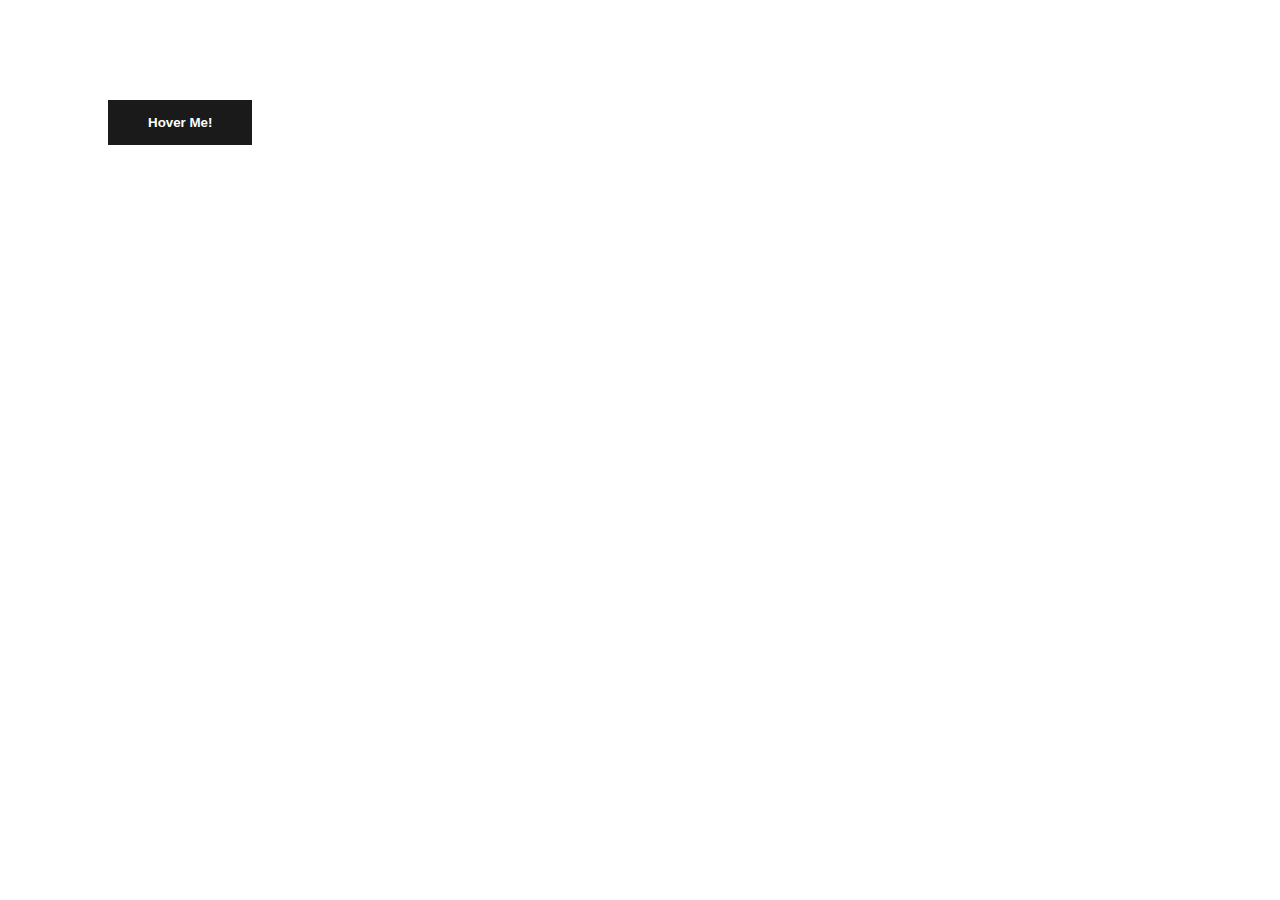
<file: button-slide/index.html>
<!doctype html>
<html lang="ja">
  <head>
    <meta charset="UTF-8" />
    <meta name="viewport" content="width=device-width, initial-scale=1.0" />
    <title>button-slide</title>
    <link rel="stylesheet" href="style.css" />
  </head>
  <body>
    <div class="wrapper">
      <button class="shat-btn">
        <span>Hover Me!</span>
      </button>
    </div>
  </body>
</html>
</file>
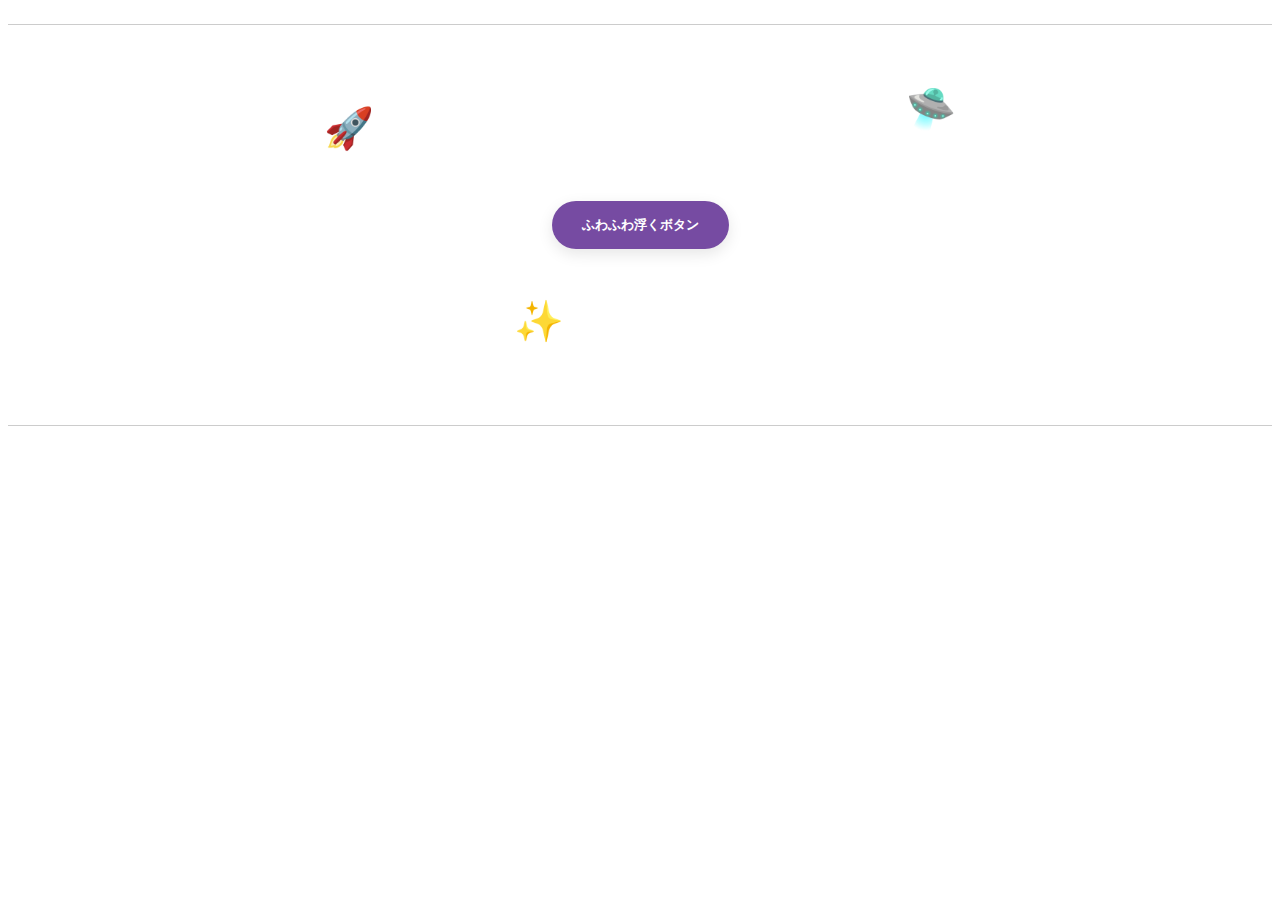
<file: floating/index.html>
<!DOCTYPE html>
<html lang="ja">
  <head>
    <meta charset="UTF-8" />
    <meta name="viewport" content="width=device-width, initial-scale=1.0" />
    <title>floating</title>
    <link rel="stylesheet" href="style.css" />
  </head>
  <body>
    <div class="floating-wrapper">
      <button class="float-btn">ふわふわ浮くボタン</button>

      <div class="float-item item1">🚀</div>
      <div class="float-item item2">🛸</div>
      <div class="float-item item3">✨</div>
    </div>
  </body>
</html>
</file>
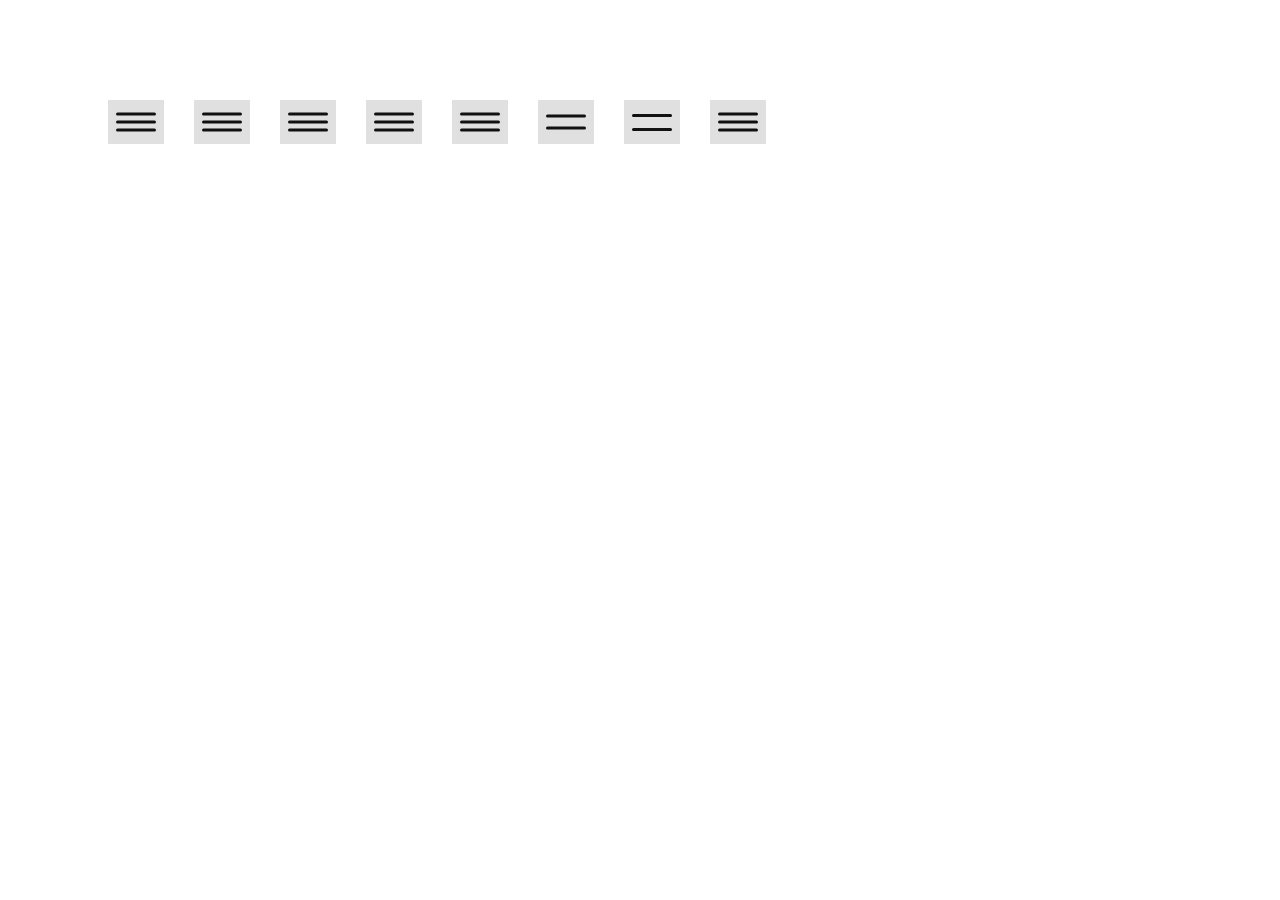
<file: hamburger/index.html>
<!doctype html>
<html lang="ja">
  <head>
    <meta charset="UTF-8" />
    <meta name="viewport" content="width=device-width, initial-scale=1.0" />
    <title>hamburger-btn</title>
    <link rel="stylesheet" href="style.css" />
  </head>
  <body>
    <div class="wrapper">
      <!-- シンプルに× -->
      <button
        id="simple"
        type="button"
        class="hamburger anim-simple theme-gray"
        aria-label="Simple gray"
      >
        <span class="bar"></span>
        <span class="bar"></span>
        <span class="bar"></span>
      </button>
      <!-- くるっと一回転 -->
      <button
        id="rotation"
        type="button"
        class="hamburger anim-rotation theme-gray"
        aria-label="rotation gray"
      >
        <span class="bar"></span>
        <span class="bar"></span>
        <span class="bar"></span>
      </button>
      <!-- 左軸で回転 -->
      <button
        id="pivot"
        type="button"
        class="hamburger anim-pivot theme-gray"
        aria-label="pivot gray"
      >
        <span class="bar"></span>
        <span class="bar"></span>
        <span class="bar"></span>
      </button>
      <!-- 右軸で回転 -->
      <button
        id="morph"
        type="button"
        class="hamburger anim-morph theme-gray"
        aria-label="morph gray"
      >
        <span class="bar"></span>
        <span class="bar"></span>
        <span class="bar"></span>
      </button>
      <!-- 真ん中の棒が飛んでいく -->
      <button
        id="burst"
        type="button"
        class="hamburger anim-burst theme-gray"
        aria-label="burst gray"
      >
        <span class="bar"></span>
        <span class="bar"></span>
        <span class="bar"></span>
      </button>

      <!-- ワンテンポ送れて動く -->
      <button id="flip" type="button" class="hamburger anim-flip theme-gray" aria-label="Flip">
        <span class="line"></span>
        <span class="line"></span>
      </button>
      <!-- 一度真ん中に集まり、×に変化する -->
      <button
        id="slide"
        type="button"
        class="hamburger anim-slide theme-gray"
        aria-label="Flip gray"
      >
        <span class="slide-line"></span>
        <span class="slide-line"></span>
      </button>

      <!-- ＋マークから回転して× -->
      <button
        id="twist"
        type="button"
        class="hamburger anim-twist theme-gray"
        aria-label="+から回転 gray"
      >
        <span class="bar"></span>
        <span class="bar"></span>
        <span class="bar"></span>
        <span class="v-bar"></span>
        <span class="v-bar"></span>
      </button>
    </div>
    <script src="script.js"></script>
  </body>
</html>
</file>
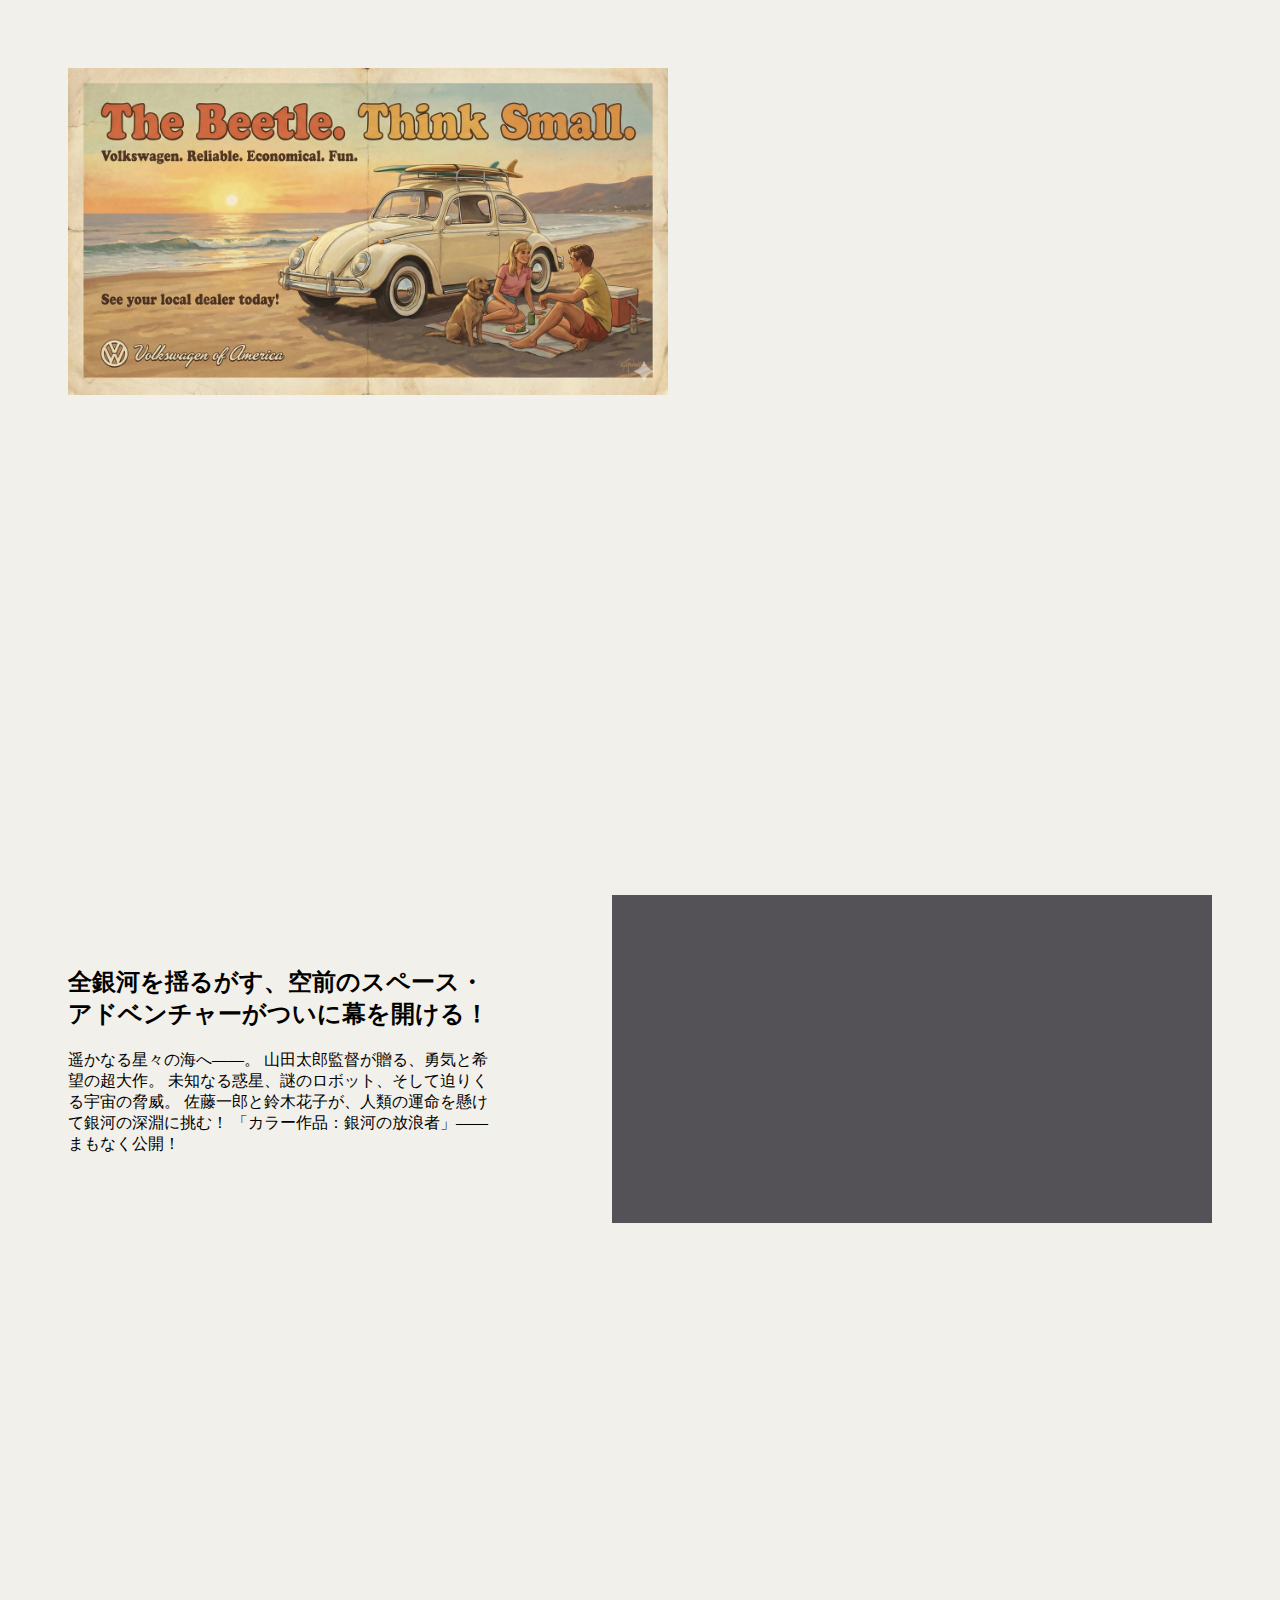
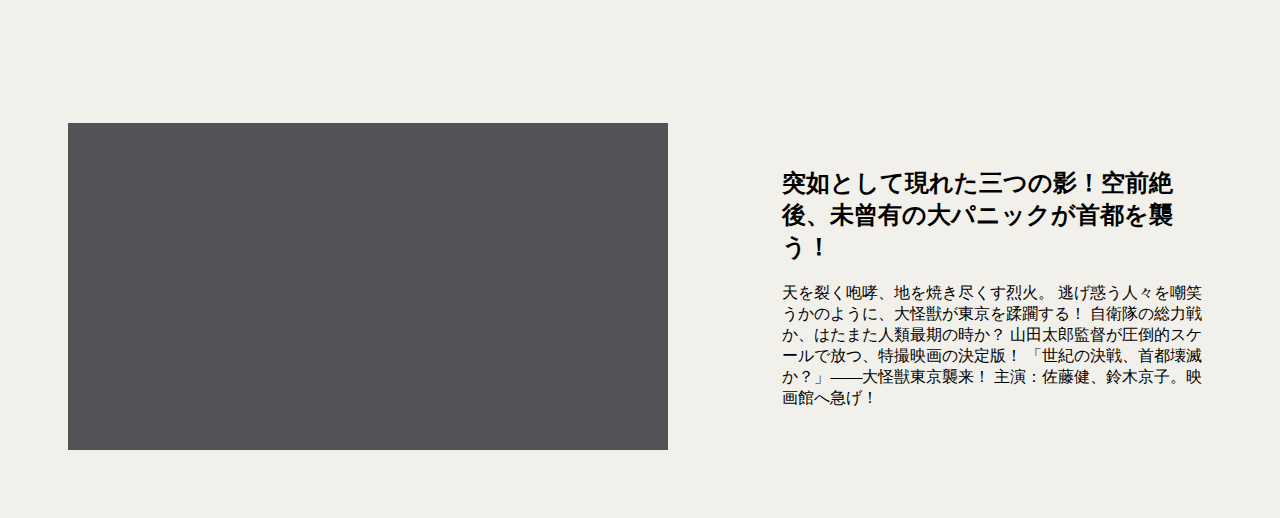
<file: slide-overlay/index.html>
<!DOCTYPE html>
<html lang="ja">
  <head>
    <meta charset="UTF-8" />
    <meta name="viewport" content="width=device-width, initial-scale=1.0" />
    <title>slide-overlay</title>
    <link rel="stylesheet" href="style.css" />
  </head>
  <body>
    <div class="wrapper">
      <div class="reveal-box js-reveal">
        <img src="img-1.webp" alt="画像" class="reveal-img" />
        <div class="reveal-overlay"></div>
      </div>
      <div class="height500"></div>
      <div class="reveal-container">
        <div>
          <h2>全銀河を揺るがす、空前のスペース・アドベンチャーがついに幕を開ける！</h2>
          <p>
            遥かなる星々の海へ——。 山田太郎監督が贈る、勇気と希望の超大作。
            未知なる惑星、謎のロボット、そして迫りくる宇宙の脅威。
            佐藤一郎と鈴木花子が、人類の運命を懸けて銀河の深淵に挑む！
            「カラー作品：銀河の放浪者」——まもなく公開！
          </p>
        </div>
        <div class="reveal-box js-reveal">
          <img src="img-2.webp" alt="画像" class="reveal-img" />
          <div class="reveal-overlay"></div>
        </div>
      </div>
      <div class="height500"></div>
      <div class="reveal-container">
        <div class="reveal-box js-reveal reveal-box">
          <img src="img-3.webp" alt="画像" class="reveal-img" />
          <div class="reveal-overlay"></div>
        </div>
        <div>
          <h2>突如として現れた三つの影！空前絶後、未曾有の大パニックが首都を襲う！</h2>
          <p>
            天を裂く咆哮、地を焼き尽くす烈火。
            逃げ惑う人々を嘲笑うかのように、大怪獣が東京を蹂躙する！
            自衛隊の総力戦か、はたまた人類最期の時か？
            山田太郎監督が圧倒的スケールで放つ、特撮映画の決定版！
            「世紀の決戦、首都壊滅か？」——大怪獣東京襲来！ 主演：佐藤健、鈴木京子。映画館へ急げ！
          </p>
        </div>
      </div>
    </div>
    <script src="script.js"></script>
  </body>
</html>
</file>
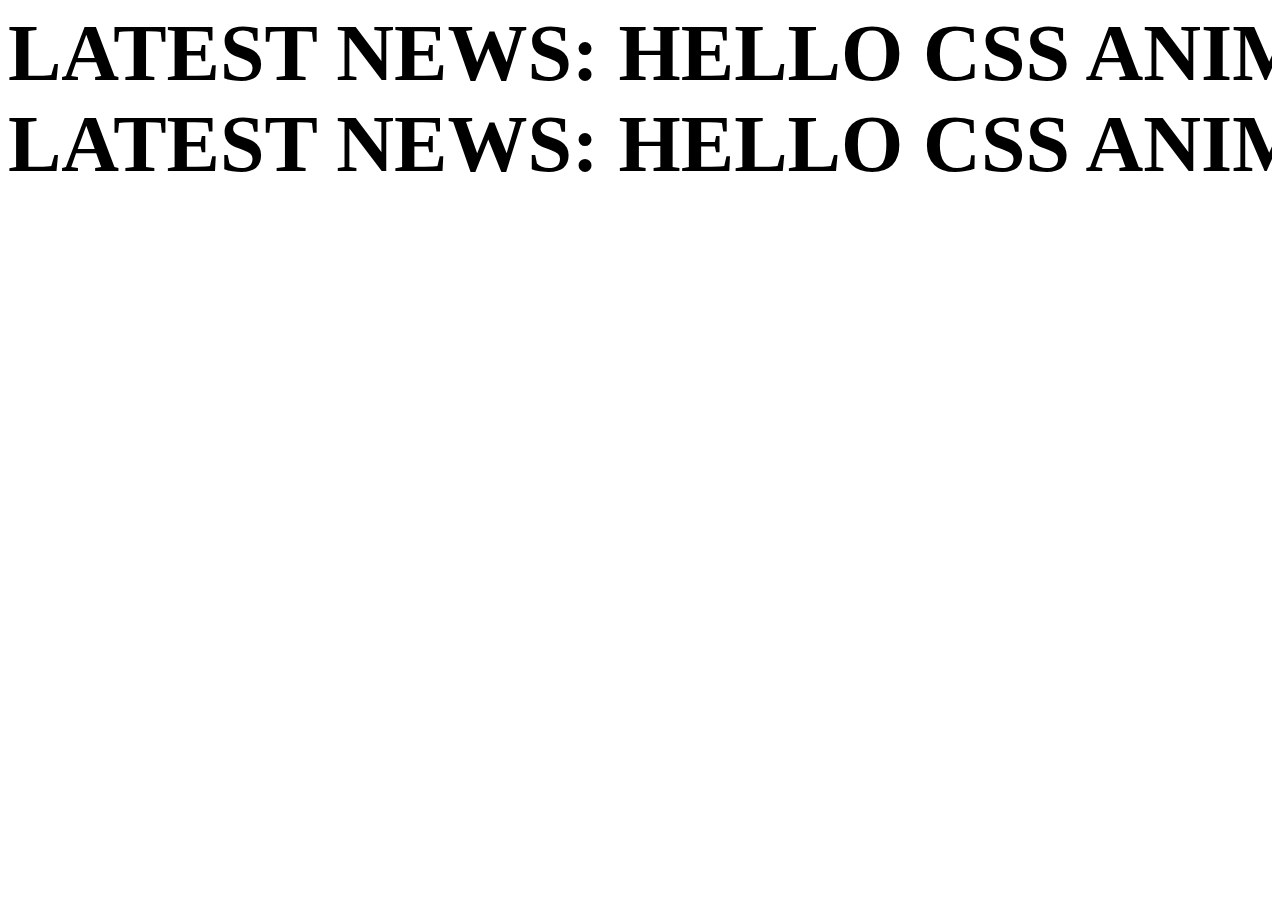
<file: text-scroll/index.html>
<!DOCTYPE html>
<html lang="ja">
  <head>
    <meta charset="UTF-8" />
    <meta name="viewport" content="width=device-width, initial-scale=1.0" />
    <title>text-scroll</title>
    <link rel="stylesheet" href="style.css" />
  </head>
  <body>
    <div class="marquee-wrapper">
      <div class="marquee-content">
        <span>LATEST NEWS: HELLO CSS ANIMATION!LATEST NEWS: HELLO CSS ANIMATION! </span>
        <span>LATEST NEWS: HELLO CSS ANIMATION!LATEST NEWS: HELLO CSS ANIMATION! </span>
      </div>
    </div>
    <div class="marquee-wrapper ">
      <div class="marquee-content reverse">
        <span>LATEST NEWS: HELLO CSS ANIMATION!LATEST NEWS: HELLO CSS ANIMATION! </span>
        <span>LATEST NEWS: HELLO CSS ANIMATION!LATEST NEWS: HELLO CSS ANIMATION! </span>
      </div>
    </div>
    <script src="script.js"></script>
  </body>
</html>
</file>
<file: button-slide/style.css>
.wrapper {
  margin: 100px;
}

.shat-btn {
  position: relative;
  padding: 15px 40px;
  background-color: #1a1a1a;
  /* 少し暗めが映えます */
  color: #fff;
  border: none;
  font-weight: bold;
  cursor: pointer;
  overflow: hidden;
  z-index: 1;
}

/* 1. 2本の線の共通設定 */
.shat-btn::before,
.shat-btn::after {
  content: "";
  position: absolute;
  top: 0;
  left: -170%;
  /* スタート位置 */
  width: 150%;
  height: 100%;
  transform: skewX(-25deg);
  z-index: -1;
}

/* 2. 1本目の線（白っぽい光） */
.shat-btn::before {
  background-color: rgba(255, 255, 255, 0.4);
  transition: left 0.3s ease-in;
}

/* 3. 2本目の線（ブランドカラーなど） */
.shat-btn::after {
  background-color: rgba(118, 75, 162, 0.6);
  /* 紫色の光 */
  /* 少しだけ時間を遅らせるのがコツ！ */
  transition: left 0.3s ease-in 0.1s;
}

/* 4. ホバー時に一気に右へ突き抜けさせる */
.shat-btn:hover::before,
.shat-btn:hover::after {
  left: 150%;
}

/* 文字を消さないためのおまじない */
.shat-btn span {
  position: relative;
  z-index: 2;
}
</file>
<file: floating/style.css>
/* 1. 親要素：ボタンを中央に配置し、アイテムを重ねる基点にする */
.floating-wrapper {
  position: relative;
  width: 100%;
  height: 400px;
  display: flex;
  justify-content: center;
  align-items: center;
  overflow: hidden; /* はみ出し防止 */
  border-top: 1px solid #ccc;
  border-bottom: 1px solid #ccc;
  margin-block: 24px;
}

/* 2. 共通のアニメーション設定 */
.float-btn, 
.float-item {
  animation: floating-move 3s ease-in-out infinite alternate;
}

/* ホバーしたらアニメーションを止める */
.float-btn:hover,
.float-item:hover {
  animation-play-state: paused;
  scale: 1.2;
  transition: scale 0.3s ease-in-out;
}

/* 3. ボタンのデザイン */
.float-btn {
  z-index: 2;
  padding: 15px 30px;
  background-color: #764ba2;
  color: white;
  border: none;
  border-radius: 50px;
  font-weight: bold;
  cursor: pointer;
  box-shadow: 0 5px 15px rgba(0,0,0,0.1);
  transition: transform 0.3s ease, box-shadow 0.3s ease , scale 0.3s ease;
}

.float-btn:hover {
  transform: scale(1.1);
  box-shadow: 0 10px 25px rgba(0,0,0,0.2);
}

/* 4. 周りのアイテム（絵文字） */
.float-item {
  position: absolute;
  z-index: 1;
  font-size: 2.5rem;
  transition: scale 0.3s ease;

}

/* 個別の配置とタイミングをずらす設定 */
.item1 { top: 20%; left: 25%; animation-delay: 0s; }
.item2 { top: 15%; right: 25%; animation-delay: -1s; }
.item3 { bottom: 20%; left: 40%; animation-delay: -2s; }

/* 5.アニメーション定義 */
@keyframes floating-move {
  0% { transform: translateY(0); }
  100% { transform: translateY(-20px); }
}
</file>
<file: hamburger/style.css>
/* 全体を横並びに */
.wrapper {
  margin: 100px;
  display: flex;
  gap: 30px;
}


/* ハンバーガーメニューの基本スタイル */
.hamburger {
  --hamburger-bg: #e0e0e0;
  --hamburger-bar: #111;
  --hamburger-border: transparent;
  position: relative;
  width: 56px;
  height: 44px;
  border: 1px solid var(--hamburger-border);
  /* border-radius: 10px; */
  background-color: var(--hamburger-bg);
  cursor: pointer;
  transition: background-color 0.3s ease, border-color 0.3s ease;
}


.bar {
  position: absolute;
  width: 40px;
  height: 3px;
  border-radius: 5px;
  background-color: var(--hamburger-bar);
  left: 8px;
  transition: all 0.3s ease-in-out;
}

.bar {
  left: 50%;
  transform: translate(-50%, -50%);
}

.bar:first-of-type {
  top: 50%;
  transform: translate(-50%, calc(-50% - 8px));
}

.bar:nth-of-type(2) {
  top: 50%;
  transform: translate(-50%, -50%);
}

.bar:nth-of-type(3) {
  top: 50%;
  transform: translate(-50%, calc(-50% + 8px));
}



/* theme variations */
.theme-gray {
  --hamburger-bg: #e0e0e0;
  --hamburger-bar: #111;
}



/* シンプルに×になるアニメーション */

.anim-simple.is-action .bar:first-of-type {
  top: 50%;
  transform: translate(-50%, -50%) rotate(45deg);
}

.anim-simple.is-action .bar:nth-of-type(2) {
  opacity: 0;
}

.anim-simple.is-action .bar:nth-of-type(3) {
  top: 50%;
  transform: translate(-50%, -50%) rotate(-45deg);
}

/* くるっと一回転して×になるアニメーション */
.anim-rotation.is-action .bar:first-of-type {
  top: 50%;
  transform: translate(-50%, -50%) rotate(315deg);
}

.anim-rotation.is-action .bar:nth-of-type(2) {
  opacity: 0;
}

.anim-rotation.is-action .bar:nth-of-type(3) {
  top: 50%;
  transform: translate(-50%, -50%) rotate(-315deg);
}


/* 左軸で回転するアニメーション */
.anim-pivot .bar {
  transition: all 0.3s ease-in-out;
}

.anim-pivot.is-action .bar:nth-child(1) {
  transform: translate(-50%, -50%) rotate(135deg);
  top: 50%;
  transform-origin: center;
}

.anim-pivot.is-action .bar:nth-child(2) {
  width: 0;
}

.anim-pivot.is-action .bar:nth-child(3) {
  transform: translate(-50%, -50%) rotate(45deg);
  top: 50%;
  transform-origin: center;
}

/* 右軸で回転するアニメーション */
*/ .anim-morph .bar {
  transition: all 0.3s ease;
}

.anim-morph.is-action .bar:nth-child(1) {
  transform: translate(-50%, -50%) rotate(45deg);
  top: 50%;
}

.anim-morph.is-action .bar:nth-child(2) {
  opacity: 0;
}

.anim-morph.is-action .bar:nth-child(3) {
  transform: translate(-50%, -50%) rotate(135deg);
  top: 50%;
}

/* 真ん中の棒が飛んでいくアニメーション */
.anim-burst.is-action .bar:nth-child(1) {
  transform: translate(-50%, -50%) rotate(45deg);
  top: 50%;
}

.anim-burst.is-action .bar:nth-child(2) {
  opacity: 0;
  transform: translate(100%);
}

.anim-burst.is-action .bar:nth-child(3) {
  transform: translate(-50%, -50%) rotate(-45deg);
  top: 50%;
}


/* ワンテンポ送れて動くアニメーション */


.line {
  position: absolute;
  width: 40px;
  height: 3px;
  border-radius: 5px;
  background-color: var(--hamburger-bar);
  left: 50%;
  top: 50%;
  transform: translate(-50%, -50%);
  transition: all 0.3s ease-in-out;
}

.line:first-of-type {
  transform: translate(-50%, calc(-50% - 6px));
}

.line:nth-of-type(2) {
  transform: translate(-50%, calc(-50% + 6px));
}


.anim-flip.is-action .line:nth-child(1) {
  transform: translate(-50%, -50%) rotate(-135deg);
  transition: top .22s cubic-bezier(.33333, 0, .66667, .33333) .2s,
    transform .28s cubic-bezier(.215, .61, .355, 1) .2s;
}

.anim-flip.is-action .line:nth-child(2) {
  transform: translate(-50%, -50%) rotate(-45deg);
}



/* 一度真ん中に集まり、×に変化 */


.slide-line {
  position: absolute;
  top: 0;
  left: 13%;
  width: 40px;
  height: 3px;
  flex-shrink: 0;
  border-radius: 6px;
  background-color: var(--hamburger-bar);
  transition: top 0.3s ease, transform 0.3s ease;
  transition-property: transform, top;
  transition-duration: 0.3s;
}

.slide-line:nth-of-type(1) {
  top: 30%;
  transition-delay: 0s, 0.3s;
}


.slide-line:nth-of-type(2) {
  top: 65%;
  transition-delay: 0s, 0.3s;
}

.is-action .slide-line:nth-of-type(1) {
  top: 50%;
  transform: translateY(-50%) rotate(-30deg);
  transition-delay: 0.3s, 0s;
}

.is-action .slide-line:nth-of-type(2) {
  top: 50%;
  transform: translateY(-50%) rotate(30deg);
  transition-delay: 0.3s, 0s;
}

/* ＋マークから回転して× */

.anim-twist .bar {
  transition-delay: 0.6s;
}

.anim-twist .bar:nth-of-type(2) {
  transition-delay: 0.5s;
}

.anim-twist.is-action .bar:nth-of-type(1) {
  top: 0;
  opacity: 0;
  transition: top .5s ease, opacity .5s ease;
}

.anim-twist.is-action .bar:nth-of-type(2) {
  opacity: 0;
  transition-delay: 0s;
}

.anim-twist.is-action .bar:nth-of-type(3) {
  top: 100%;
  opacity: 0;
  transition: top 0.5s ease, opacity 0.5s ease;
}

.anim-twist .v-bar {
  position: absolute;
  top: 50%;
  left: 50%;
  transform: translate(-50%, -50%) rotate(0deg);
  border-radius: 5px;
  background-color: var(--hamburger-bar);
}

.anim-twist .v-bar:nth-of-type(4) {
  opacity: 0;
  height: 40px;
  width: 3px;
  transition: opacity .3s ease, transform 0.3s ease;
  transition-delay: 0.3s, .3s;
  /* 先に表示 → 後から回転 */
}

.anim-twist.is-action .v-bar:nth-of-type(4) {
  opacity: 1;
  transform: translate(-50%, -50%) rotate(45deg);
  transition-delay: 0s, 0.3s;
}

.anim-twist .v-bar:nth-of-type(5) {
  height: 3px;
  max-width: 40px;
  width: 0%;
  transform-origin: center;
  transition: width .3s ease, transform 0.3s ease;
  transition-delay: 1s, .3s;
  /* 先に表示 → 後から回転 */
}

.anim-twist.is-action .v-bar:nth-of-type(5) {
  max-width: 40px;
  width: 100%;
  transform: translate(-50%, -50%) rotate(45deg);
  transition-delay: 0s, .3s;
}
</file>
<file: slide-overlay/style.css>
body{
  background-color: #f2f0ea;
}
.wrapper{
padding: 60px;
}

.height500{
  height: 500px;
}

.reveal-container{
  display: flex;
  gap: 10%;
  align-items: center;
}

.reveal-box {
  position: relative;
  width: 100%;
  max-width: 600px;
  overflow: hidden; /* はみ出しを隠す */
  flex-shrink: 0;
}


.reveal-img {
  width: 100%;
  display: block;
}

.reveal-overlay {
  position: absolute;
  top: 0;
  left: 0;
  width: 100%;
  height: 100%;
  background-color: #545157; /* 消える色 */
  
  /* 初期状態：位置はそのまま */
  transform: translateX(0);
  /* 0.3秒で動く設定 */
  transition: transform 0.3s ease-in-out;
}

/* 画面に入って .is-active が付いたら、右に100%飛ばす */
.reveal-box.is-active .reveal-overlay {
  transform: translateX(100%);
}
</file>
<file: text-scroll/style.css>
/* テキスト量が変わっても一定の早さで流すために設定 */
/* jsでテキスト量自動取得 */
:root {
  /* 1秒間に進ませたい距離（スピード） */
  --speed: 100;
}

.marquee-wrapper {
  overflow: hidden; /* はみ出た部分は隠す */
}

.marquee-content {
  display: flex; /* 横に並べる */
  animation: infinite-scroll calc((var(--content-width) / var(--speed)) * 1s) linear infinite;
  flex-wrap: nowrap;
  will-change: transform; /* 動きを滑らかにする */
  width: max-content; /* 子要素２つ分の幅をもたせる */
}

.reverse {
  transform: translateX(-50%);
  animation: infinite-scroll-reverse calc((var(--content-width) / var(--speed)) * 1s) linear
    infinite;
  /* animation-direction: reverse; */
}

/* ホバーしたら一時停止 */
.marquee-content:hover {
  animation-play-state: paused;
}

.marquee-content > span {
  font-size: 80px;
  font-weight: 900;
  white-space: nowrap;
  flex-shrink: 0; /* 各テキストが同じ幅を持つようになる */
}

@keyframes infinite-scroll {
  0% {
    transform: translate3d(0, 0, 0);
  }
  100% {
    transform: translate3d(-50%, 0, 0);
  }
}

@keyframes infinite-scroll-reverse {
  0% {
    transform: translate3d(-50%, 0, 0);
  }
  100% {
    transform: translate3d(0, 0, 0);
  }
}
</file>
